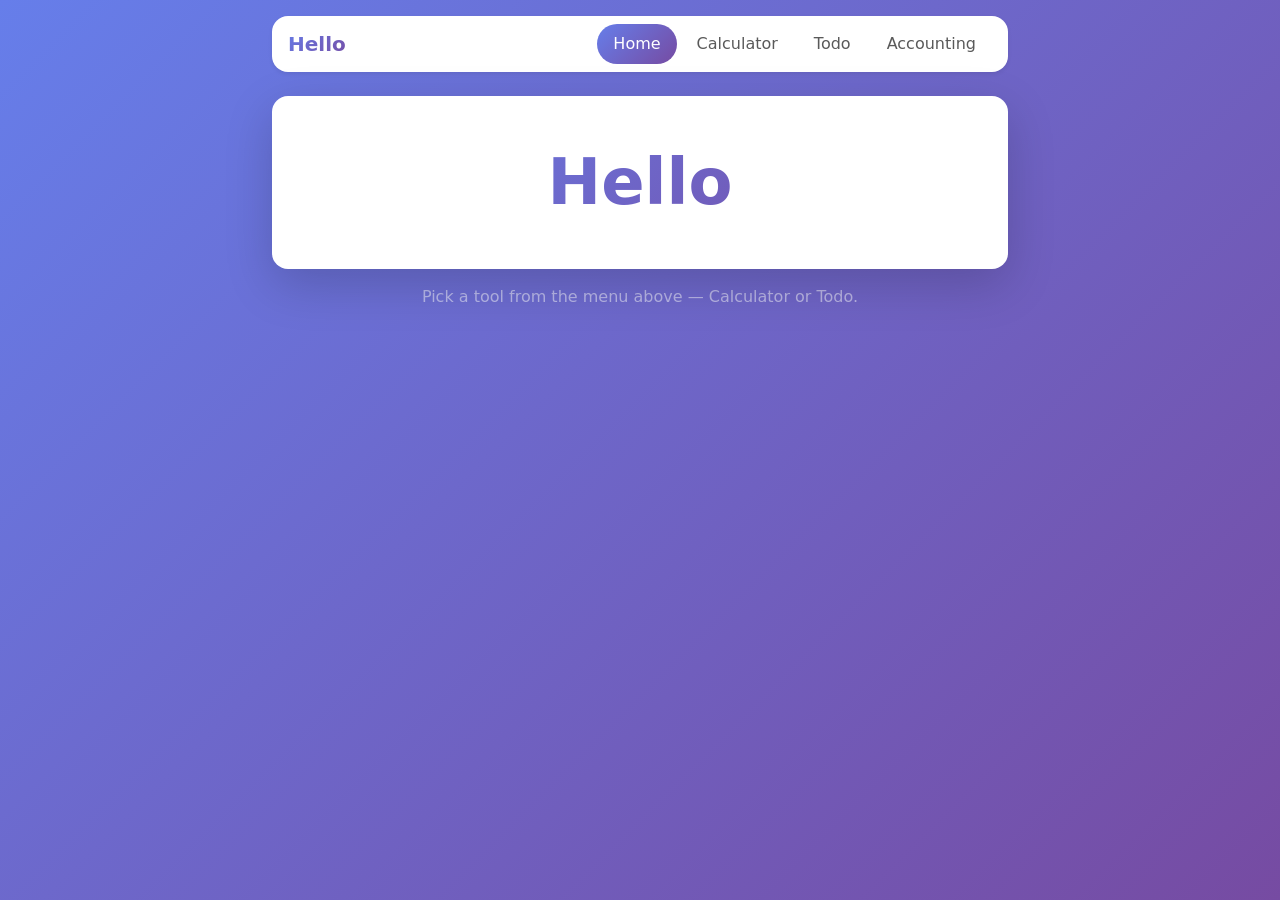
<file: index.html>
<!DOCTYPE html>
<html lang="en">
<head>
  <meta charset="UTF-8" />
  <meta name="viewport" content="width=device-width, initial-scale=1.0, maximum-scale=1.0, user-scalable=no, viewport-fit=cover" />
  <title>Hello</title>
  <link rel="stylesheet" href="https://cdnjs.cloudflare.com/ajax/libs/bootstrap/5.3.3/css/bootstrap.min.css" />
  <link rel="stylesheet" href="style.css" />
</head>
<body class="d-flex flex-column align-items-center">
  <div class="container" style="max-width: 760px;">
    <nav class="navbar navbar-expand bg-white rounded-4 shadow-sm px-3 py-2 mt-3" aria-label="Main navigation">
      <div class="container-fluid p-0">
        <a class="navbar-brand fw-bold gradient-text" href="index.html">Hello</a>
        <ul class="navbar-nav ms-auto gap-1">
          <li class="nav-item">
            <a class="nav-link px-3 active" aria-current="page" href="index.html">Home</a>
          </li>
          <li class="nav-item">
            <a class="nav-link px-3" href="calculator.html">Calculator</a>
          </li>
          <li class="nav-item">
            <a class="nav-link px-3" href="todo.html">Todo</a>
          </li>
          <li class="nav-item">
            <a class="nav-link px-3" href="accounting.html">Accounting</a>
          </li>
        </ul>
      </div>
    </nav>

    <main class="text-center mt-4 mb-3">
      <div class="card shadow-lg border-0 rounded-4">
        <div class="card-body py-5">
          <h1 class="display-3 fw-bold gradient-text mb-0">Hello</h1>
        </div>
      </div>
      <p class="text-white-50 mt-3 mb-0">Pick a tool from the menu above — Calculator or Todo.</p>
    </main>
  </div>

  <script src="https://cdnjs.cloudflare.com/ajax/libs/bootstrap/5.3.3/js/bootstrap.bundle.min.js"></script>
</body>
</html>
</file>
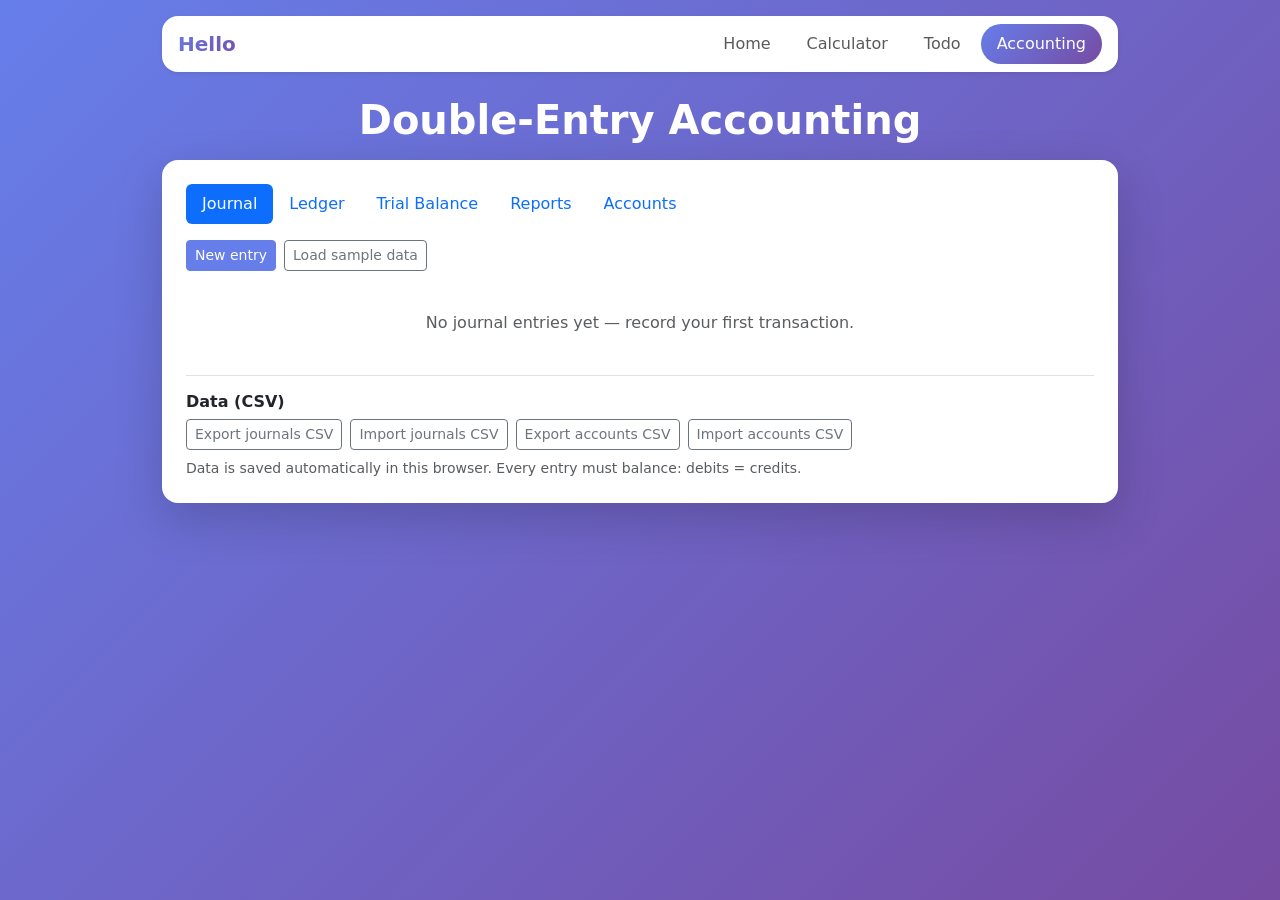
<file: accounting.html>
<!DOCTYPE html>
<html lang="en">
<head>
  <meta charset="UTF-8" />
  <meta name="viewport" content="width=device-width, initial-scale=1.0, maximum-scale=1.0, user-scalable=no, viewport-fit=cover" />
  <title>Hello — Accounting</title>
  <link rel="stylesheet" href="https://cdnjs.cloudflare.com/ajax/libs/bootstrap/5.3.3/css/bootstrap.min.css" />
  <link rel="stylesheet" href="style.css" />
  <style>
    .tb-debit, .tb-credit, .tb-amount, .tb-balance {
      text-align: right;
      font-variant-numeric: tabular-nums;
    }
    .tb-total-row td {
      font-weight: 500;
    }
  </style>
</head>
<body class="d-flex flex-column align-items-center">
  <div class="container" style="max-width: 980px;">
    <nav class="navbar navbar-expand bg-white rounded-4 shadow-sm px-3 py-2 mt-3" aria-label="Main navigation">
      <div class="container-fluid p-0">
        <a class="navbar-brand fw-bold gradient-text" href="index.html">Hello</a>
        <ul class="navbar-nav ms-auto gap-1">
          <li class="nav-item">
            <a class="nav-link px-3" href="index.html">Home</a>
          </li>
          <li class="nav-item">
            <a class="nav-link px-3" href="calculator.html">Calculator</a>
          </li>
          <li class="nav-item">
            <a class="nav-link px-3" href="todo.html">Todo</a>
          </li>
          <li class="nav-item">
            <a class="nav-link px-3 active" aria-current="page" href="accounting.html">Accounting</a>
          </li>
        </ul>
      </div>
    </nav>

    <main class="mt-4 mb-3">
      <h1 class="text-white fw-bold text-center mb-3">Double-Entry Accounting</h1>

      <div class="card shadow-lg border-0 rounded-4">
        <div class="card-body p-4">
          <ul class="nav nav-pills mb-3 flex-wrap" id="main-tabs" role="tablist">
            <li class="nav-item" role="presentation">
              <button class="nav-link active" id="tab-journal" data-bs-toggle="pill" data-bs-target="#pane-journal" type="button" role="tab">Journal</button>
            </li>
            <li class="nav-item" role="presentation">
              <button class="nav-link" id="tab-ledger" data-bs-toggle="pill" data-bs-target="#pane-ledger" type="button" role="tab">Ledger</button>
            </li>
            <li class="nav-item" role="presentation">
              <button class="nav-link" id="tab-trial" data-bs-toggle="pill" data-bs-target="#pane-trial" type="button" role="tab">Trial Balance</button>
            </li>
            <li class="nav-item" role="presentation">
              <button class="nav-link" id="tab-reports" data-bs-toggle="pill" data-bs-target="#pane-reports" type="button" role="tab">Reports</button>
            </li>
            <li class="nav-item" role="presentation">
              <button class="nav-link" id="tab-accounts" data-bs-toggle="pill" data-bs-target="#pane-accounts" type="button" role="tab">Accounts</button>
            </li>
          </ul>

          <div class="tab-content">
            <!-- Journal -->
            <div class="tab-pane fade show active" id="pane-journal" role="tabpanel">
              <div class="d-flex flex-wrap gap-2 mb-3">
                <button class="btn btn-primary btn-sm" id="new-entry-btn">New entry</button>
                <button class="btn btn-outline-secondary btn-sm" id="sample-btn">Load sample data</button>
              </div>
              <div id="entry-list"></div>

              <div class="border-top pt-3 mt-3">
                <h6 class="fw-semibold mb-2">Data (CSV)</h6>
                <div class="d-flex flex-wrap gap-2">
                  <button class="btn btn-outline-secondary btn-sm" id="export-journals-btn">Export journals CSV</button>
                  <label class="btn btn-outline-secondary btn-sm mb-0" for="file-journals">Import journals CSV</label>
                  <input type="file" id="file-journals" accept=".csv,text/csv" hidden />
                  <button class="btn btn-outline-secondary btn-sm" id="export-accounts-btn">Export accounts CSV</button>
                  <label class="btn btn-outline-secondary btn-sm mb-0" for="file-accounts">Import accounts CSV</label>
                  <input type="file" id="file-accounts" accept=".csv,text/csv" hidden />
                </div>
                <p class="text-muted small mt-2 mb-0" id="acct-status">Data is saved automatically in this browser. Every entry must balance: debits = credits.</p>
              </div>
            </div>

            <!-- Ledger -->
            <div class="tab-pane fade" id="pane-ledger" role="tabpanel">
              <div class="row g-2 mb-3">
                <div class="col-sm-6 col-lg-4">
                  <select class="form-select form-select-sm" id="ledger-account"></select>
                </div>
                <div class="col-sm-6 col-lg-8 d-flex align-items-center">
                  <span class="small text-muted">Running balance shown with normal-balance sign.</span>
                </div>
              </div>
              <div class="table-responsive">
                <table class="table table-sm table-striped align-middle">
                  <thead>
                    <tr><th>Date</th><th>Entry</th><th>Description</th><th class="tb-debit">Debit</th><th class="tb-credit">Credit</th><th class="tb-balance">Balance</th></tr>
                  </thead>
                  <tbody id="ledger-body"></tbody>
                  <tfoot id="ledger-foot"></tfoot>
                </table>
              </div>
            </div>

            <!-- Trial Balance -->
            <div class="tab-pane fade" id="pane-trial" role="tabpanel">
              <div id="trial-check" class="mb-2"></div>
              <div class="table-responsive">
                <table class="table table-sm table-striped align-middle">
                  <thead>
                    <tr><th>Code</th><th>Account</th><th>Type</th><th class="tb-debit">Debit</th><th class="tb-credit">Credit</th></tr>
                  </thead>
                  <tbody id="trial-body"></tbody>
                  <tfoot id="trial-foot"></tfoot>
                </table>
              </div>
            </div>

            <!-- Reports -->
            <div class="tab-pane fade" id="pane-reports" role="tabpanel">
              <div class="row g-3">
                <div class="col-lg-6">
                  <div class="border rounded-3 p-3 h-100">
                    <h6 class="fw-semibold mb-3">Income Statement</h6>
                    <div id="income-statement"></div>
                  </div>
                </div>
                <div class="col-lg-6">
                  <div class="border rounded-3 p-3 h-100">
                    <h6 class="fw-semibold mb-3">Balance Sheet</h6>
                    <div id="balance-sheet"></div>
                  </div>
                </div>
              </div>
            </div>

            <!-- Accounts -->
            <div class="tab-pane fade" id="pane-accounts" role="tabpanel">
              <form class="row g-2 mb-3" id="account-form">
                <div class="col-4 col-md-2">
                  <input type="text" class="form-control form-control-sm" id="acc-code" placeholder="Code" maxlength="10" />
                </div>
                <div class="col-8 col-md-4">
                  <input type="text" class="form-control form-control-sm" id="acc-name" placeholder="Account name" maxlength="60" />
                </div>
                <div class="col-6 col-md-3">
                  <select class="form-select form-select-sm" id="acc-type">
                    <option value="asset">Asset</option>
                    <option value="liability">Liability</option>
                    <option value="equity">Equity</option>
                    <option value="income">Income</option>
                    <option value="expense">Expense</option>
                  </select>
                </div>
                <div class="col-6 col-md-3 d-grid">
                  <button class="btn btn-primary btn-sm" type="submit">Add account</button>
                </div>
              </form>
              <div class="table-responsive">
                <table class="table table-sm align-middle">
                  <thead><tr><th>Code</th><th>Name</th><th>Type</th><th></th></tr></thead>
                  <tbody id="accounts-body"></tbody>
                </table>
              </div>
            </div>
          </div>
        </div>
      </div>
    </main>
  </div>

  <!-- Entry modal -->
  <div class="modal fade" id="entry-modal" tabindex="-1" aria-labelledby="entry-modal-title" aria-hidden="true">
    <div class="modal-dialog modal-lg">
      <div class="modal-content">
        <div class="modal-header">
          <h5 class="modal-title" id="entry-modal-title">New journal entry</h5>
          <button type="button" class="btn-close" data-bs-dismiss="modal" aria-label="Close"></button>
        </div>
        <div class="modal-body">
          <div class="row g-2 mb-3">
            <div class="col-5 col-md-3">
              <label class="form-label small mb-1" for="entry-date">Date</label>
              <input type="date" class="form-control form-control-sm" id="entry-date" />
            </div>
            <div class="col-7 col-md-9">
              <label class="form-label small mb-1" for="entry-desc">Description</label>
              <input type="text" class="form-control form-control-sm" id="entry-desc" maxlength="200" placeholder="What happened?" />
            </div>
          </div>
          <div class="table-responsive">
            <table class="table table-sm align-middle">
              <thead>
                <tr><th style="width:45%">Account</th><th style="width:20%">Debit</th><th style="width:20%">Credit</th><th style="width:15%"></th></tr>
              </thead>
              <tbody id="entry-lines"></tbody>
            </table>
          </div>
          <div class="d-flex justify-content-between align-items-center">
            <button type="button" class="btn btn-sm btn-outline-secondary" id="add-line-btn">Add line</button>
            <span id="balance-indicator" class="small"></span>
          </div>
        </div>
        <div class="modal-footer">
          <button type="button" class="btn btn-outline-secondary" data-bs-dismiss="modal">Cancel</button>
          <button type="button" class="btn btn-primary" id="save-entry-btn">Save entry</button>
        </div>
      </div>
    </div>
  </div>

  <script src="https://cdnjs.cloudflare.com/ajax/libs/bootstrap/5.3.3/js/bootstrap.bundle.min.js"></script>
  <script>
    const ACCOUNTS_KEY = 'hello.accounts';
    const ENTRIES_KEY = 'hello.entries';

    const DEFAULT_ACCOUNTS = [
      { id: 'acc-1000', code: '1000', name: 'Cash', type: 'asset' },
      { id: 'acc-1100', code: '1100', name: 'Accounts Receivable', type: 'asset' },
      { id: 'acc-1200', code: '1200', name: 'Inventory', type: 'asset' },
      { id: 'acc-1300', code: '1300', name: 'Fixed Assets', type: 'asset' },
      { id: 'acc-2000', code: '2000', name: 'Accounts Payable', type: 'liability' },
      { id: 'acc-2100', code: '2100', name: 'Loans Payable', type: 'liability' },
      { id: 'acc-3000', code: '3000', name: "Owner's Capital", type: 'equity' },
      { id: 'acc-3100', code: '3100', name: 'Retained Earnings', type: 'equity' },
      { id: 'acc-4000', code: '4000', name: 'Sales Revenue', type: 'income' },
      { id: 'acc-4100', code: '4100', name: 'Service Revenue', type: 'income' },
      { id: 'acc-5000', code: '5000', name: 'Cost of Goods Sold', type: 'expense' },
      { id: 'acc-5100', code: '5100', name: 'Rent Expense', type: 'expense' },
      { id: 'acc-5200', code: '5200', name: 'Salaries Expense', type: 'expense' },
      { id: 'acc-5300', code: '5300', name: 'Utilities Expense', type: 'expense' },
      { id: 'acc-5400', code: '5400', name: 'Other Expenses', type: 'expense' },
    ];

    let accounts = [];
    let entries = [];
    let editingId = null;

    // ---------- small helpers ----------

    function generateId() {
      return Date.now().toString(36) + Math.random().toString(36).slice(2, 8);
    }

    function money(n) {
      return Math.round((n + Number.EPSILON) * 100) / 100;
    }

    function fmtMoney(n) {
      const v = money(n);
      const neg = v < 0;
      const s = Math.abs(v).toLocaleString('en-US', { minimumFractionDigits: 2, maximumFractionDigits: 2 });
      return (neg ? '-' : '') + s;
    }

    function todayStr() {
      const d = new Date();
      return d.getFullYear() + '-' + String(d.getMonth() + 1).padStart(2, '0') + '-' + String(d.getDate()).padStart(2, '0');
    }

    function csvEscape(s) {
      s = String(s);
      return /[",\n]/.test(s) ? '"' + s.replace(/"/g, '""') + '"' : s;
    }

    function parseCSV(text) {
      const rows = [];
      let row = [];
      let field = '';
      let inQuotes = false;
      for (let i = 0; i < text.length; i++) {
        const c = text[i];
        if (inQuotes) {
          if (c === '"') {
            if (text[i + 1] === '"') { field += '"'; i++; } else inQuotes = false;
          } else field += c;
        } else if (c === '"') {
          inQuotes = true;
        } else if (c === ',') {
          row.push(field);
          field = '';
        } else if (c === '\n' || c === '\r') {
          if (c === '\r' && text[i + 1] === '\n') i++;
          row.push(field);
          field = '';
          if (row.some((f) => f !== '')) rows.push(row);
          row = [];
        } else {
          field += c;
        }
      }
      if (field !== '' || row.length > 0) {
        row.push(field);
        if (row.some((f) => f !== '')) rows.push(row);
      }
      return rows;
    }

    function accById(id) {
      return accounts.find((a) => a.id === id);
    }

    function accByCode(code) {
      return accounts.find((a) => a.code === String(code));
    }

    function sortedEntries() {
      return [...entries].sort((a, b) => a.date.localeCompare(b.date) || a.num.localeCompare(b.num));
    }

    function nextEntryNumber(list) {
      let max = 0;
      for (const e of list) {
        const m = /^JE-(\d+)$/.exec(e.num);
        if (m) max = Math.max(max, parseInt(m[1], 10));
      }
      return 'JE-' + String(max + 1).padStart(4, '0');
    }

    // ---------- validation & core computations ----------

    function validateEntry(lines) {
      if (lines.length < 2) return 'An entry needs at least two lines (a debit and a credit).';
      let sumD = 0;
      let sumC = 0;
      let incomplete = false;
      for (const ln of lines) {
        const d = parseFloat(ln.debit) || 0;
        const c = parseFloat(ln.credit) || 0;
        if (!ln.accountId) incomplete = true;
        if (d < 0 || c < 0) return 'Amounts cannot be negative.';
        if (d > 0 && c > 0) return 'A line cannot be both debit and credit.';
        if (d === 0 && c === 0) incomplete = true;
        sumD = money(sumD + d);
        sumC = money(sumC + c);
      }
      if (incomplete) return 'Every line needs an account and an amount.';
      if (Math.abs(sumD - sumC) > 0.01) {
        return 'Entry does not balance: debits ' + fmtMoney(sumD) + ' vs credits ' + fmtMoney(sumC) + '.';
      }
      return null;
    }

    function accountTotals(entryList) {
      const totals = {};
      for (const a of accounts) totals[a.id] = { debit: 0, credit: 0 };
      for (const e of entryList) {
        for (const ln of e.lines) {
          const t = totals[ln.accountId];
          if (!t) continue;
          t.debit = money(t.debit + (ln.debit || 0));
          t.credit = money(t.credit + (ln.credit || 0));
        }
      }
      return totals;
    }

    function normalDebit(acc) {
      return acc.type === 'asset' || acc.type === 'expense';
    }

    function computeLedger(entryList, accountId) {
      const acc = accById(accountId);
      const normalD = acc ? normalDebit(acc) : true;
      let bal = 0;
      const lines = [];
      const sorted = [...entryList].sort((a, b) => a.date.localeCompare(b.date) || a.num.localeCompare(b.num));
      for (const e of sorted) {
        const ln = e.lines.find((l) => l.accountId === accountId);
        if (!ln) continue;
        const d = money(ln.debit || 0);
        const c = money(ln.credit || 0);
        bal = money(bal + (normalD ? d - c : c - d));
        lines.push({ date: e.date, num: e.num, desc: e.desc, debit: d || '', credit: c || '', balance: bal });
      }
      return { lines, balance: bal };
    }

    function trialBalance(entryList) {
      const totals = accountTotals(entryList);
      const rows = accounts.map((a) => {
        const t = totals[a.id];
        const net = money(t.debit - t.credit);
        return { account: a, debit: net > 0 ? net : 0, credit: net < 0 ? -net : 0, balance: net };
      }).filter((r) => r.debit !== 0 || r.credit !== 0);
      const totalDebit = money(rows.reduce((s, r) => s + r.debit, 0));
      const totalCredit = money(rows.reduce((s, r) => s + r.credit, 0));
      return { rows, totalDebit, totalCredit, balanced: Math.abs(totalDebit - totalCredit) < 0.01 };
    }

    function incomeStatement(entryList) {
      const totals = accountTotals(entryList);
      const revenue = accounts.filter((a) => a.type === 'income').map((a) => {
        const t = totals[a.id];
        return { account: a, amount: -money(t.debit - t.credit) };
      }).filter((r) => r.amount !== 0);
      const expenses = accounts.filter((a) => a.type === 'expense').map((a) => {
        const t = totals[a.id];
        return { account: a, amount: money(t.debit - t.credit) };
      }).filter((r) => r.amount !== 0);
      const totalRevenue = money(revenue.reduce((s, r) => s + r.amount, 0));
      const totalExpenses = money(expenses.reduce((s, r) => s + r.amount, 0));
      return { revenue, expenses, totalRevenue, totalExpenses, netIncome: money(totalRevenue - totalExpenses) };
    }

    function balanceSheet(entryList) {
      const totals = accountTotals(entryList);
      const assets = accounts.filter((a) => a.type === 'asset').map((a) => {
        const t = totals[a.id];
        return { account: a, amount: money(t.debit - t.credit) };
      }).filter((r) => r.amount !== 0);
      const liabilities = accounts.filter((a) => a.type === 'liability').map((a) => {
        const t = totals[a.id];
        return { account: a, amount: -money(t.debit - t.credit) };
      }).filter((r) => r.amount !== 0);
      const equityAcc = accounts.filter((a) => a.type === 'equity').map((a) => {
        const t = totals[a.id];
        return { account: a, amount: -money(t.debit - t.credit) };
      }).filter((r) => r.amount !== 0);
      const totalAssets = money(assets.reduce((s, r) => s + r.amount, 0));
      const totalLiab = money(liabilities.reduce((s, r) => s + r.amount, 0));
      const totalEquityAcc = money(equityAcc.reduce((s, r) => s + r.amount, 0));
      const ni = incomeStatement(entryList);
      const totalEquity = money(totalEquityAcc + ni.netIncome);
      const totalLiabEq = money(totalLiab + totalEquity);
      return {
        assets, liabilities, equityAcc, netIncome: ni.netIncome,
        totalAssets, totalLiab, totalEquityAcc, totalEquity, totalLiabEq,
        balanced: Math.abs(totalAssets - totalLiabEq) < 0.01,
      };
    }

    // ---------- persistence ----------

    function load() {
      try {
        const rawA = localStorage.getItem(ACCOUNTS_KEY);
        accounts = rawA ? JSON.parse(rawA) : null;
        if (!Array.isArray(accounts) || accounts.length === 0) accounts = JSON.parse(JSON.stringify(DEFAULT_ACCOUNTS));
      } catch (e) {
        accounts = JSON.parse(JSON.stringify(DEFAULT_ACCOUNTS));
      }
      try {
        const rawE = localStorage.getItem(ENTRIES_KEY);
        entries = rawE ? JSON.parse(rawE) : [];
        if (!Array.isArray(entries)) entries = [];
      } catch (e) {
        entries = [];
      }
    }

    function persist() {
      try {
        localStorage.setItem(ACCOUNTS_KEY, JSON.stringify(accounts));
        localStorage.setItem(ENTRIES_KEY, JSON.stringify(entries));
      } catch (e) {
        /* storage unavailable */
      }
    }

    function save() {
      persist();
      renderAll();
    }

    function setStatus(msg) {
      document.getElementById('acct-status').textContent = msg;
    }

    // ---------- CSV ----------

    function toEntriesCSV(entryList) {
      const lines = ['num,date,desc,account_code,debit,credit'];
      for (const e of entryList) {
        for (const ln of e.lines) {
          const a = accById(ln.accountId);
          lines.push([csvEscape(e.num), csvEscape(e.date), csvEscape(e.desc), csvEscape(a ? a.code : ''), csvEscape(ln.debit || 0), csvEscape(ln.credit || 0)].join(','));
        }
      }
      return lines.join('\n');
    }

    function parseEntriesCSV(text) {
      const rows = parseCSV(text);
      const first = rows[0] || [];
      const hasHeader = /num/i.test(String(first[0] || '')) && /date/i.test(String(first[1] || ''));
      const start = hasHeader ? 1 : 0;
      const groups = [];
      const byKey = {};
      for (let i = start; i < rows.length; i++) {
        const r = rows[i];
        if (r.length < 4) continue;
        const num = String(r[0] || '').trim() || null;
        const date = String(r[1] || '').trim();
        const desc = String(r[2] || '').trim();
        const code = String(r[3] || '').trim();
        const debit = parseFloat(r[4]) || 0;
        const credit = parseFloat(r[5]) || 0;
        const key = num || 'row' + i;
        let g = byKey[key];
        if (!g) {
          g = { num: num, date: date, desc: desc, lines: [] };
          byKey[key] = g;
          groups.push(g);
        }
        const acc = accByCode(code);
        if (!acc) continue;
        g.lines.push({ accountId: acc.id, debit: debit, credit: credit });
      }
      const result = [];
      let skipped = 0;
      for (const g of groups) {
        if (g.lines.length < 2) { skipped++; continue; }
        const err = validateEntry(g.lines);
        if (err) { skipped++; continue; }
        const numOk = g.num && !result.some((e) => e.num === g.num);
        result.push({
          id: generateId(),
          num: numOk ? g.num : nextEntryNumber(result),
          date: /^\d{4}-\d{2}-\d{2}$/.test(g.date) ? g.date : todayStr(),
          desc: g.desc || 'Imported entry',
          lines: g.lines,
        });
      }
      return { entries: result, skipped: skipped };
    }

    function toAccountsCSV(accList) {
      const lines = ['code,name,type'];
      for (const a of accList) {
        lines.push([csvEscape(a.code), csvEscape(a.name), csvEscape(a.type)].join(','));
      }
      return lines.join('\n');
    }

    function parseAccountsCSV(text) {
      const rows = parseCSV(text);
      const first = rows[0] || [];
      const hasHeader = /code/i.test(String(first[0] || '')) && /name/i.test(String(first[1] || ''));
      const start = hasHeader ? 1 : 0;
      const added = [];
      const skipped = [];
      for (let i = start; i < rows.length; i++) {
        const r = rows[i];
        const code = String(r[0] || '').trim();
        const name = String(r[1] || '').trim();
        const type = String(r[2] || '').trim();
        const types = ['asset', 'liability', 'equity', 'income', 'expense'];
        if (!code || !name || !types.includes(type)) { skipped.push(code || '(blank)'); continue; }
        if (accByCode(code)) { skipped.push(code); continue; }
        accounts.push({ id: 'acc-' + code + '-' + generateId(), code: code, name: name, type: type });
        added.push(code);
      }
      return { added: added, skipped: skipped };
    }

    function download(name, content) {
      const blob = new Blob([content], { type: 'text/csv;charset=utf-8' });
      const a = document.createElement('a');
      a.href = URL.createObjectURL(blob);
      a.download = name;
      document.body.appendChild(a);
      a.click();
      a.remove();
      setTimeout(() => URL.revokeObjectURL(a.href), 1000);
    }

    // ---------- rendering ----------

    function td(content, cls) {
      const c = document.createElement('td');
      if (cls) c.className = cls;
      c.textContent = content;
      return c;
    }

    function renderEntries() {
      const listEl = document.getElementById('entry-list');
      const sorted = [...entries].sort((a, b) => b.date.localeCompare(a.date) || b.num.localeCompare(a.num));
      listEl.textContent = '';
      if (sorted.length === 0) {
        const p = document.createElement('p');
        p.className = 'text-muted text-center py-4 mb-0';
        p.textContent = 'No journal entries yet — record your first transaction.';
        listEl.appendChild(p);
        return;
      }
      for (const e of sorted) {
        const card = document.createElement('div');
        card.className = 'border rounded-3 p-3 mb-2';

        const head = document.createElement('div');
        head.className = 'd-flex flex-wrap align-items-center gap-2';

        const badge = document.createElement('span');
        badge.className = 'badge bg-secondary text-white';
        badge.textContent = e.num;

        const dateSpan = document.createElement('span');
        dateSpan.className = 'small text-muted';
        dateSpan.textContent = e.date;

        const descSpan = document.createElement('span');
        descSpan.className = 'fw-medium flex-grow-1';
        descSpan.textContent = e.desc;

        const editBtn = document.createElement('button');
        editBtn.className = 'btn btn-outline-secondary btn-sm flex-shrink-0';
        editBtn.textContent = 'Edit';
        editBtn.addEventListener('click', () => openEntryModal(e.id));

        const delBtn = document.createElement('button');
        delBtn.className = 'btn btn-outline-danger btn-sm flex-shrink-0';
        delBtn.textContent = 'Delete';
        delBtn.addEventListener('click', () => deleteEntry(e.id));

        head.appendChild(badge);
        head.appendChild(dateSpan);
        head.appendChild(descSpan);
        head.appendChild(editBtn);
        head.appendChild(delBtn);

        const tbl = document.createElement('table');
        tbl.className = 'table table-sm table-striped mb-0 mt-2';
        const tbody = document.createElement('tbody');
        for (const ln of e.lines) {
          const a = accById(ln.accountId);
          if (!a) continue;
          const tr = document.createElement('tr');
          tr.appendChild(td(a.code));
          tr.appendChild(td(a.name));
          tr.appendChild(td(ln.debit ? fmtMoney(ln.debit) : '', 'tb-debit'));
          tr.appendChild(td(ln.credit ? fmtMoney(ln.credit) : '', 'tb-credit'));
          tbody.appendChild(tr);
        }
        tbl.appendChild(tbody);

        card.appendChild(head);
        card.appendChild(tbl);
        listEl.appendChild(card);
      }
    }

    function renderLedger() {
      const sel = document.getElementById('ledger-account');
      const selected = sel.value || (accounts[0] ? accounts[0].id : '');
      sel.textContent = '';
      for (const a of [...accounts].sort((x, y) => x.code.localeCompare(y.code))) {
        const opt = document.createElement('option');
        opt.value = a.id;
        opt.textContent = a.code + ' — ' + a.name;
        if (a.id === selected) opt.selected = true;
        sel.appendChild(opt);
      }
      const body = document.getElementById('ledger-body');
      const foot = document.getElementById('ledger-foot');
      body.textContent = '';
      foot.textContent = '';
      const res = computeLedger(entries, selected);
      if (res.lines.length === 0) {
        const tr = document.createElement('tr');
        const c = document.createElement('td');
        c.colSpan = 6;
        c.className = 'text-center text-muted py-3';
        c.textContent = 'No postings for this account.';
        tr.appendChild(c);
        body.appendChild(tr);
      } else {
        for (const l of res.lines) {
          const tr = document.createElement('tr');
          tr.appendChild(td(l.date));
          tr.appendChild(td(l.num));
          tr.appendChild(td(l.desc));
          tr.appendChild(td(l.debit === '' ? '' : fmtMoney(l.debit), 'tb-debit'));
          tr.appendChild(td(l.credit === '' ? '' : fmtMoney(l.credit), 'tb-credit'));
          tr.appendChild(td(fmtMoney(l.balance), 'tb-balance'));
          body.appendChild(tr);
        }
      }
      const tr = document.createElement('tr');
      tr.className = 'tb-total-row';
      const c1 = document.createElement('td');
      c1.colSpan = 5;
      c1.textContent = 'Closing balance';
      tr.appendChild(c1);
      tr.appendChild(td(fmtMoney(res.balance), 'tb-balance'));
      foot.appendChild(tr);
    }

    function renderTrial() {
      const body = document.getElementById('trial-body');
      const foot = document.getElementById('trial-foot');
      const check = document.getElementById('trial-check');
      body.textContent = '';
      foot.textContent = '';
      const tb = trialBalance(entries);
      check.textContent = '';
      const badge = document.createElement('span');
      badge.className = 'badge ' + (tb.balanced ? 'bg-success' : 'bg-danger');
      badge.textContent = tb.balanced ? 'Balanced — debits equal credits' : 'Out of balance';
      check.appendChild(badge);
      if (tb.rows.length === 0) {
        const tr = document.createElement('tr');
        const c = document.createElement('td');
        c.colSpan = 5;
        c.className = 'text-center text-muted py-3';
        c.textContent = 'No activity yet.';
        tr.appendChild(c);
        body.appendChild(tr);
      }
      for (const r of tb.rows) {
        const tr = document.createElement('tr');
        tr.appendChild(td(r.account.code));
        tr.appendChild(td(r.account.name));
        tr.appendChild(td(r.account.type));
        tr.appendChild(td(r.debit ? fmtMoney(r.debit) : '', 'tb-debit'));
        tr.appendChild(td(r.credit ? fmtMoney(r.credit) : '', 'tb-credit'));
        body.appendChild(tr);
      }
      const tr = document.createElement('tr');
      tr.className = 'tb-total-row';
      tr.appendChild(td(''));
      tr.appendChild(td('Total'));
      tr.appendChild(td(''));
      tr.appendChild(td(fmtMoney(tb.totalDebit), 'tb-debit'));
      tr.appendChild(td(fmtMoney(tb.totalCredit), 'tb-credit'));
      foot.appendChild(tr);
    }

    function statementTable(rows, totalLabel, totalValue, lossLabel) {
      const tbl = document.createElement('table');
      tbl.className = 'table table-sm mb-0';
      const tbody = document.createElement('tbody');
      for (const r of rows) {
        const tr = document.createElement('tr');
        tr.appendChild(td(r.account.name));
        tr.appendChild(td(fmtMoney(r.amount), 'tb-amount'));
        tbody.appendChild(tr);
      }
      if (rows.length === 0) {
        const tr = document.createElement('tr');
        const c = document.createElement('td');
        c.colSpan = 2;
        c.className = 'text-muted';
        c.textContent = 'No activity.';
        tr.appendChild(c);
        tbody.appendChild(tr);
      }
      const tr = document.createElement('tr');
      tr.className = 'tb-total-row';
      tr.appendChild(td(totalLabel));
      tr.appendChild(td(fmtMoney(totalValue), 'tb-amount'));
      tbody.appendChild(tr);
      tbl.appendChild(tbody);
      return tbl;
    }

    function renderReports() {
      const is = incomeStatement(entries);
      const bs = balanceSheet(entries);

      const isEl = document.getElementById('income-statement');
      isEl.textContent = '';
      const rev = statementTable(is.revenue, 'Total revenue', is.totalRevenue);
      const exp = statementTable(is.expenses, 'Total expenses', is.totalExpenses);
      const netRow = document.createElement('div');
      netRow.className = 'd-flex justify-content-between fw-semibold mt-2 pt-2 border-top ' + (is.netIncome < 0 ? 'text-danger' : 'text-success');
      const lbl = document.createElement('span');
      lbl.textContent = is.netIncome < 0 ? 'Net loss' : 'Net income';
      const val = document.createElement('span');
      val.textContent = fmtMoney(is.netIncome);
      netRow.appendChild(lbl);
      netRow.appendChild(val);
      isEl.appendChild(rev);
      isEl.appendChild(exp);
      isEl.appendChild(netRow);

      const bsEl = document.getElementById('balance-sheet');
      bsEl.textContent = '';
      const aTbl = statementTable(bs.assets, 'Total assets', bs.totalAssets);
      const lTbl = statementTable(bs.liabilities, 'Total liabilities', bs.totalLiab);
      const eRows = bs.equityAcc.map((r) => ({ account: r.account, amount: r.amount }));
      eRows.push({ account: { name: 'Current earnings' }, amount: bs.netIncome });
      const eTbl = statementTable(eRows, 'Total equity', bs.totalEquity);

      const h1 = document.createElement('h6');
      h1.className = 'small text-muted text-uppercase mb-1 mt-2';
      h1.textContent = 'Assets';
      const h2 = document.createElement('h6');
      h2.className = 'small text-muted text-uppercase mb-1 mt-3';
      h2.textContent = 'Liabilities';
      const h3 = document.createElement('h6');
      h3.className = 'small text-muted text-uppercase mb-1 mt-3';
      h3.textContent = 'Equity';
      const sum = document.createElement('div');
      sum.className = 'd-flex justify-content-between fw-semibold mt-2 pt-2 border-top';
      const s1 = document.createElement('span');
      s1.textContent = 'Total liabilities + equity';
      const s2 = document.createElement('span');
      s2.textContent = fmtMoney(bs.totalLiabEq);
      sum.appendChild(s1);
      sum.appendChild(s2);
      const badge = document.createElement('div');
      badge.className = 'mt-2';
      const b = document.createElement('span');
      b.className = 'badge ' + (bs.balanced ? 'bg-success' : 'bg-danger');
      b.textContent = bs.balanced ? 'Balanced' : 'Out of balance';
      badge.appendChild(b);

      bsEl.appendChild(h1);
      bsEl.appendChild(aTbl);
      bsEl.appendChild(h2);
      bsEl.appendChild(lTbl);
      bsEl.appendChild(h3);
      bsEl.appendChild(eTbl);
      bsEl.appendChild(sum);
      bsEl.appendChild(badge);
    }

    function renderAccounts() {
      const body = document.getElementById('accounts-body');
      body.textContent = '';
      for (const a of [...accounts].sort((x, y) => x.code.localeCompare(y.code))) {
        const tr = document.createElement('tr');
        tr.appendChild(td(a.code));
        tr.appendChild(td(a.name));
        tr.appendChild(td(a.type));
        const tdDel = document.createElement('td');
        tdDel.className = 'text-end';
        const used = entries.some((e) => e.lines.some((l) => l.accountId === a.id));
        const del = document.createElement('button');
        del.className = 'btn btn-outline-danger btn-sm';
        del.textContent = 'Delete';
        if (used) {
          del.disabled = true;
          del.title = 'Account has postings and cannot be deleted';
        }
        del.addEventListener('click', () => deleteAccount(a.id));
        tdDel.appendChild(del);
        tr.appendChild(tdDel);
        body.appendChild(tr);
      }
    }

    function renderAll() {
      renderEntries();
      renderLedger();
      renderTrial();
      renderReports();
      renderAccounts();
    }

    // ---------- entry modal ----------

    function addLineRow(accId, debit, credit) {
      const tbody = document.getElementById('entry-lines');
      const tr = document.createElement('tr');

      const tdAcc = document.createElement('td');
      const sel = document.createElement('select');
      sel.className = 'form-select form-select-sm';
      for (const a of [...accounts].sort((x, y) => x.code.localeCompare(y.code))) {
        const opt = document.createElement('option');
        opt.value = a.id;
        opt.textContent = a.code + ' — ' + a.name;
        if (a.id === accId) opt.selected = true;
        sel.appendChild(opt);
      }
      sel.addEventListener('change', updateBalance);
      tdAcc.appendChild(sel);

      const tdD = document.createElement('td');
      const inpD = document.createElement('input');
      inpD.type = 'number';
      inpD.className = 'form-control form-control-sm line-debit';
      inpD.min = '0';
      inpD.step = '0.01';
      inpD.placeholder = '0.00';
      if (debit) inpD.value = debit;
      inpD.addEventListener('input', updateBalance);
      tdD.appendChild(inpD);

      const tdC = document.createElement('td');
      const inpC = document.createElement('input');
      inpC.type = 'number';
      inpC.className = 'form-control form-control-sm line-credit';
      inpC.min = '0';
      inpC.step = '0.01';
      inpC.placeholder = '0.00';
      if (credit) inpC.value = credit;
      inpC.addEventListener('input', updateBalance);
      tdC.appendChild(inpC);

      const tdX = document.createElement('td');
      const rm = document.createElement('button');
      rm.className = 'btn btn-sm btn-outline-danger';
      rm.textContent = 'Remove';
      rm.addEventListener('click', () => {
        tr.remove();
        updateBalance();
      });
      tdX.appendChild(rm);

      tr.appendChild(tdAcc);
      tr.appendChild(tdD);
      tr.appendChild(tdC);
      tr.appendChild(tdX);
      tbody.appendChild(tr);
    }

    function collectLines() {
      const tbody = document.getElementById('entry-lines');
      const lines = [];
      for (const tr of tbody.children) {
        const sel = tr.querySelector('select');
        const d = tr.querySelector('.line-debit');
        const c = tr.querySelector('.line-credit');
        if (!sel || !d || !c) continue;
        lines.push({
          accountId: sel.value,
          debit: parseFloat(d.value) || 0,
          credit: parseFloat(c.value) || 0,
        });
      }
      return lines;
    }

    function updateBalance() {
      const lines = collectLines();
      let sumD = 0;
      let sumC = 0;
      for (const ln of lines) {
        sumD = money(sumD + ln.debit);
        sumC = money(sumC + ln.credit);
      }
      const ind = document.getElementById('balance-indicator');
      if (Math.abs(sumD - sumC) < 0.01 && (sumD > 0 || sumC > 0)) {
        ind.className = 'small text-success fw-medium';
        ind.textContent = 'Balanced: ' + fmtMoney(sumD);
      } else {
        ind.className = 'small text-danger';
        ind.textContent = 'Difference: ' + fmtMoney(money(sumD - sumC));
      }
    }

    function openEntryModal(entryId) {
      editingId = entryId || null;
      const tbody = document.getElementById('entry-lines');
      tbody.textContent = '';
      document.getElementById('entry-modal-title').textContent = editingId ? 'Edit journal entry' : 'New journal entry';
      document.getElementById('entry-date').value = todayStr();
      document.getElementById('entry-desc').value = '';
      if (editingId) {
        const e = entries.find((x) => x.id === editingId);
        if (e) {
          document.getElementById('entry-date').value = e.date;
          document.getElementById('entry-desc').value = e.desc;
          for (const ln of e.lines) addLineRow(ln.accountId, ln.debit, ln.credit);
        }
      } else {
        addLineRow(accounts[0] ? accounts[0].id : '', '', '');
        addLineRow(accounts[0] ? accounts[0].id : '', '', '');
      }
      updateBalance();
      if (typeof bootstrap !== 'undefined') {
        const modal = bootstrap.Modal.getOrCreateInstance(document.getElementById('entry-modal'));
        modal.show();
      }
    }

    function saveEntry() {
      const lines = collectLines();
      const err = validateEntry(lines);
      if (err) {
        const ind = document.getElementById('balance-indicator');
        ind.className = 'small text-danger';
        ind.textContent = err;
        return;
      }
      const date = document.getElementById('entry-date').value;
      const desc = document.getElementById('entry-desc').value.trim();
      if (!date) {
        setStatus('Please choose a date.');
        return;
      }
      if (editingId) {
        const idx = entries.findIndex((x) => x.id === editingId);
        if (idx >= 0) entries[idx] = Object.assign({}, entries[idx], { date: date, desc: desc || entries[idx].desc, lines: lines });
      } else {
        entries.push({ id: generateId(), num: nextEntryNumber(entries), date: date, desc: desc || 'Journal entry', lines: lines });
      }
      editingId = null;
      save();
      setStatus('Entry saved.');
      if (typeof bootstrap !== 'undefined') {
        bootstrap.Modal.getInstance(document.getElementById('entry-modal')).hide();
      }
    }

    function deleteEntry(id) {
      const e = entries.find((x) => x.id === id);
      if (!e) return;
      if (!confirm('Delete entry ' + e.num + ' (' + e.desc + ')?')) return;
      entries = entries.filter((x) => x.id !== id);
      save();
      setStatus('Entry ' + e.num + ' deleted.');
    }

    function loadSample() {
      const today = todayStr();
      const sample = [
        { date: today, desc: 'Owner invests cash in business', lines: [['1000', 10000, 0], ['3000', 0, 10000]] },
        { date: today, desc: 'Purchase inventory on credit', lines: [['1200', 5000, 0], ['2000', 0, 5000]] },
        { date: today, desc: 'Cash sale', lines: [['1000', 3000, 0], ['4000', 0, 3000]] },
        { date: today, desc: 'Pay monthly rent', lines: [['5100', 800, 0], ['1000', 0, 800]] },
        { date: today, desc: 'Partial payment to supplier', lines: [['2000', 2000, 0], ['1000', 0, 2000]] },
      ];
      let added = 0;
      for (const s of sample) {
        const lines = [];
        let ok = true;
        for (const l of s.lines) {
          const acc = accByCode(l[0]);
          if (!acc) { ok = false; break; }
          lines.push({ accountId: acc.id, debit: l[1], credit: l[2] });
        }
        if (!ok) continue;
        entries.push({ id: generateId(), num: nextEntryNumber(entries), date: s.date, desc: s.desc, lines: lines });
        added++;
      }
      if (added > 0) {
        save();
        setStatus('Loaded ' + added + ' sample transaction(s).');
      } else {
        setStatus('Could not load sample data — check your chart of accounts.');
      }
    }

    function deleteAccount(id) {
      const a = accById(id);
      if (!a) return;
      const used = entries.some((e) => e.lines.some((l) => l.accountId === id));
      if (used) {
        setStatus('Account ' + a.code + ' has postings and cannot be deleted.');
        return;
      }
      if (!confirm('Delete account ' + a.code + ' (' + a.name + ')?')) return;
      accounts = accounts.filter((x) => x.id !== id);
      save();
      setStatus('Account ' + a.code + ' deleted.');
    }

    // ---------- wiring ----------

    document.getElementById('new-entry-btn').addEventListener('click', () => openEntryModal(null));
    document.getElementById('add-line-btn').addEventListener('click', () => addLineRow('', '', ''));
    document.getElementById('save-entry-btn').addEventListener('click', saveEntry);
    document.getElementById('sample-btn').addEventListener('click', loadSample);
    document.getElementById('ledger-account').addEventListener('change', renderLedger);

    document.getElementById('account-form').addEventListener('submit', (e) => {
      e.preventDefault();
      const code = document.getElementById('acc-code').value.trim();
      const name = document.getElementById('acc-name').value.trim();
      const type = document.getElementById('acc-type').value;
      if (!code || !name) {
        setStatus('Account needs a code and a name.');
        return;
      }
      if (accByCode(code)) {
        setStatus('An account with code ' + code + ' already exists.');
        return;
      }
      accounts.push({ id: 'acc-' + code + '-' + generateId(), code: code, name: name, type: type });
      save();
      document.getElementById('acc-code').value = '';
      document.getElementById('acc-name').value = '';
      setStatus('Account ' + code + ' added.');
    });

    function importFile(file, kind) {
      const reader = new FileReader();
      reader.onload = () => {
        const text = String(reader.result || '');
        if (kind === 'journals') {
          const res = parseEntriesCSV(text);
          if (res.entries.length === 0) {
            setStatus('No valid entries found in that CSV.');
            return;
          }
          entries = entries.concat(res.entries);
          save();
          setStatus('Imported ' + res.entries.length + ' entr' + (res.entries.length === 1 ? 'y' : 'ies') + (res.skipped ? ', skipped ' + res.skipped : '') + ' from ' + file.name + '.');
        } else {
          const res = parseAccountsCSV(text);
          if (res.added.length === 0) {
            setStatus('No new accounts added from that CSV.');
            return;
          }
          save();
          setStatus('Added ' + res.added.length + ' account(s), skipped ' + res.skipped.length + ' from ' + file.name + '.');
        }
      };
      reader.readAsText(file);
    }

    document.getElementById('export-journals-btn').addEventListener('click', () => {
      download('journals.csv', toEntriesCSV(entries));
      setStatus('Exported ' + entries.length + ' entr' + (entries.length === 1 ? 'y' : 'ies') + ' to journals.csv.');
    });
    document.getElementById('export-accounts-btn').addEventListener('click', () => {
      download('accounts.csv', toAccountsCSV(accounts));
      setStatus('Exported ' + accounts.length + ' account(s) to accounts.csv.');
    });
    document.getElementById('file-journals').addEventListener('change', () => {
      if (document.getElementById('file-journals').files[0]) importFile(document.getElementById('file-journals').files[0], 'journals');
      document.getElementById('file-journals').value = '';
    });
    document.getElementById('file-accounts').addEventListener('change', () => {
      if (document.getElementById('file-accounts').files[0]) importFile(document.getElementById('file-accounts').files[0], 'accounts');
      document.getElementById('file-accounts').value = '';
    });

    load();
    renderAll();
  </script>
</body>
</html>
</file>
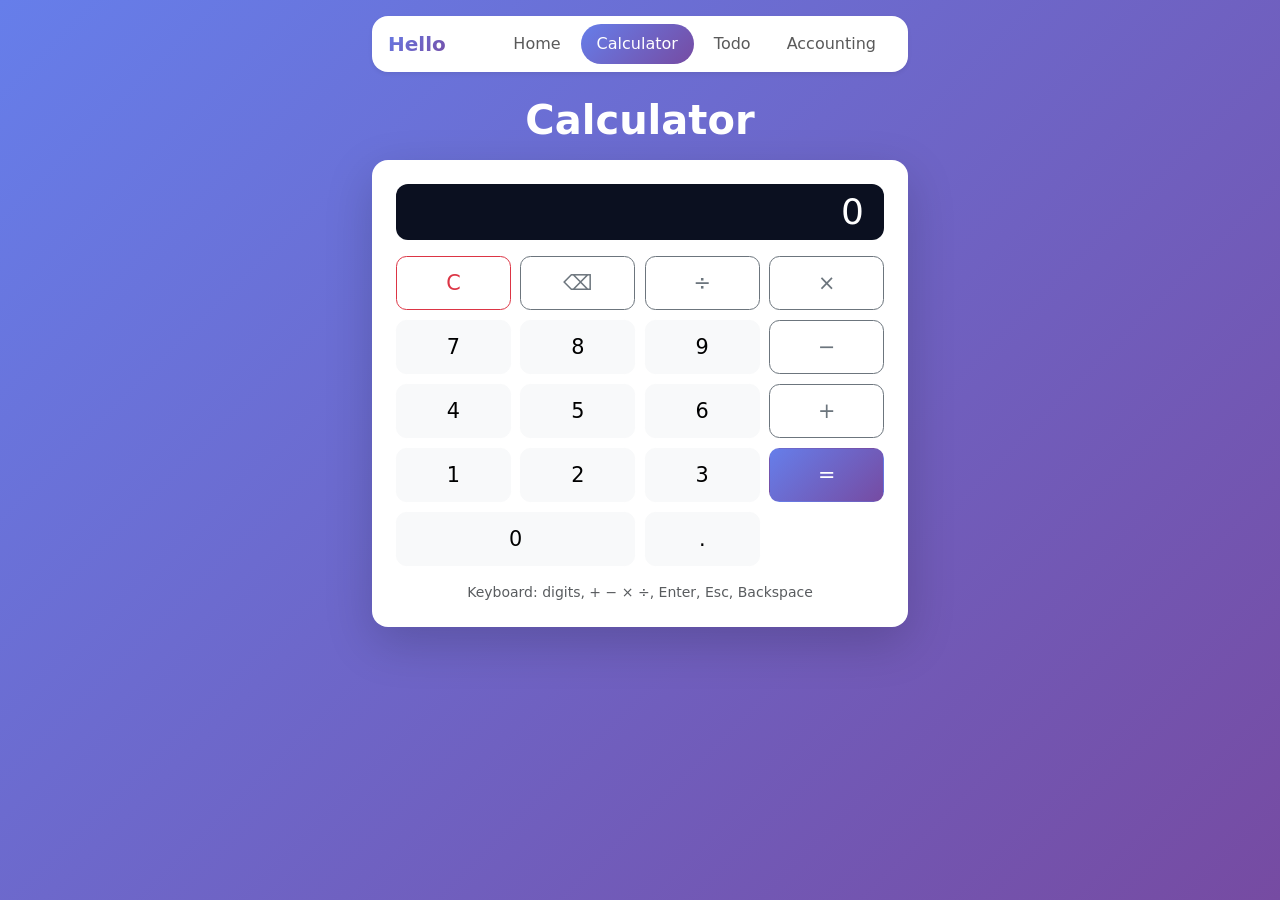
<file: calculator.html>
<!DOCTYPE html>
<html lang="en">
<head>
  <meta charset="UTF-8" />
  <meta name="viewport" content="width=device-width, initial-scale=1.0, maximum-scale=1.0, user-scalable=no, viewport-fit=cover" />
  <title>Hello — Calculator</title>
  <link rel="stylesheet" href="https://cdnjs.cloudflare.com/ajax/libs/bootstrap/5.3.3/css/bootstrap.min.css" />
  <link rel="stylesheet" href="style.css" />
</head>
<body class="d-flex flex-column align-items-center">
  <div class="container" style="max-width: 560px;">
    <nav class="navbar navbar-expand bg-white rounded-4 shadow-sm px-3 py-2 mt-3" aria-label="Main navigation">
      <div class="container-fluid p-0">
        <a class="navbar-brand fw-bold gradient-text" href="index.html">Hello</a>
        <ul class="navbar-nav ms-auto gap-1">
          <li class="nav-item">
            <a class="nav-link px-3" href="index.html">Home</a>
          </li>
          <li class="nav-item">
            <a class="nav-link px-3 active" aria-current="page" href="calculator.html">Calculator</a>
          </li>
          <li class="nav-item">
            <a class="nav-link px-3" href="todo.html">Todo</a>
          </li>
          <li class="nav-item">
            <a class="nav-link px-3" href="accounting.html">Accounting</a>
          </li>
        </ul>
      </div>
    </nav>

    <main class="mt-4 mb-3">
      <h1 class="text-white fw-bold text-center mb-3">Calculator</h1>
      <div class="card shadow-lg border-0 rounded-4">
        <div class="card-body p-4">
          <div class="calc-display mb-3" id="display" aria-live="polite">0</div>
          <div class="calc-grid">
            <button type="button" class="btn btn-outline-danger" data-key="C" aria-label="Clear">C</button>
            <button type="button" class="btn btn-outline-secondary" data-key="&#9003;" aria-label="Backspace">&#9003;</button>
            <button type="button" class="btn btn-outline-secondary" data-key="/">&#247;</button>
            <button type="button" class="btn btn-outline-secondary" data-key="*">&#215;</button>
            <button type="button" class="btn btn-light" data-key="7">7</button>
            <button type="button" class="btn btn-light" data-key="8">8</button>
            <button type="button" class="btn btn-light" data-key="9">9</button>
            <button type="button" class="btn btn-outline-secondary" data-key="-">&#8722;</button>
            <button type="button" class="btn btn-light" data-key="4">4</button>
            <button type="button" class="btn btn-light" data-key="5">5</button>
            <button type="button" class="btn btn-light" data-key="6">6</button>
            <button type="button" class="btn btn-outline-secondary" data-key="+">+</button>
            <button type="button" class="btn btn-light" data-key="1">1</button>
            <button type="button" class="btn btn-light" data-key="2">2</button>
            <button type="button" class="btn btn-light" data-key="3">3</button>
            <button type="button" class="btn btn-eq span-2-rows" data-key="=">=</button>
            <button type="button" class="btn btn-light span-2" data-key="0">0</button>
            <button type="button" class="btn btn-light" data-key=".">.</button>
          </div>
          <p class="text-muted small text-center mt-3 mb-0">
            Keyboard: digits, + &minus; &times; &divide;, Enter, Esc, Backspace
          </p>
        </div>
      </div>
    </main>
  </div>

  <script src="https://cdnjs.cloudflare.com/ajax/libs/bootstrap/5.3.3/js/bootstrap.bundle.min.js"></script>
  <script>
    const display = document.getElementById('display');

    let acc = null;
    let op = null;
    let entry = '';
    let fresh = false;
    let error = false;

    function fmt(x) {
      let s = String(parseFloat(x.toPrecision(12)));
      if (s.length > 14) s = x.toExponential(8);
      return s;
    }

    function compute(a, b, o) {
      switch (o) {
        case '+': return a + b;
        case '-': return a - b;
        case '*': return a * b;
        case '/': return b === 0 ? Infinity : a / b;
      }
    }

    function showError() {
      error = true;
      acc = null;
      op = null;
      entry = '';
      fresh = false;
      display.textContent = 'Error';
    }

    function handleClear() {
      error = false;
      acc = null;
      op = null;
      entry = '';
      fresh = false;
      display.textContent = '0';
    }

    function handleDigit(d) {
      if (error) handleClear();
      if (fresh) {
        entry = '';
        fresh = false;
      }
      if (entry.length >= 14) return;
      entry = entry === '0' ? d : entry + d;
      display.textContent = entry;
    }

    function handleDot() {
      if (error) handleClear();
      if (fresh) {
        entry = '';
        fresh = false;
      }
      if (entry.includes('.')) return;
      entry = entry === '' ? '0.' : entry + '.';
      display.textContent = entry;
    }

    function handleOp(o) {
      if (error) return;
      if (fresh && acc !== null && op !== null) {
        op = o;
        return;
      }
      if (entry !== '') {
        const val = parseFloat(entry);
        if (acc === null) {
          acc = val;
        } else if (op !== null) {
          const r = compute(acc, val, op);
          if (!isFinite(r)) return showError();
          acc = r;
        }
        op = o;
        entry = '';
        fresh = false;
        display.textContent = fmt(acc);
      } else if (acc !== null) {
        op = o;
      }
    }

    function handleEquals() {
      if (error) return;
      if (op !== null && entry !== '') {
        const r = compute(acc, parseFloat(entry), op);
        if (!isFinite(r)) return showError();
        entry = fmt(r);
        acc = null;
        op = null;
        fresh = true;
        display.textContent = entry;
      } else if (op !== null && acc !== null) {
        entry = fmt(acc);
        acc = null;
        op = null;
        fresh = true;
        display.textContent = entry;
      }
    }

    function handleBackspace() {
      if (error || fresh) return;
      entry = entry.slice(0, -1);
      display.textContent = entry === '' ? '0' : entry;
    }

    document.querySelectorAll('.calc-grid .btn').forEach((btn) => {
      btn.addEventListener('click', () => {
        const k = btn.dataset.key;
        if (/^[0-9]$/.test(k)) handleDigit(k);
        else if (k === '.') handleDot();
        else if (k === 'C') handleClear();
        else if (k === '\u232B') handleBackspace();
        else if (k === '=') handleEquals();
        else handleOp(k);
      });
    });

    window.addEventListener('keydown', (e) => {
      if (/^[0-9]$/.test(e.key)) handleDigit(e.key);
      else if (e.key === '.') handleDot();
      else if (['+', '-', '*', '/'].includes(e.key)) {
        e.preventDefault();
        handleOp(e.key);
      } else if (e.key === 'Enter' || e.key === '=') {
        e.preventDefault();
        handleEquals();
      } else if (e.key === 'Backspace') {
        handleBackspace();
      } else if (e.key === 'Escape' || e.key.toLowerCase() === 'c') {
        handleClear();
      }
    });
  </script>
</body>
</html>
</file>
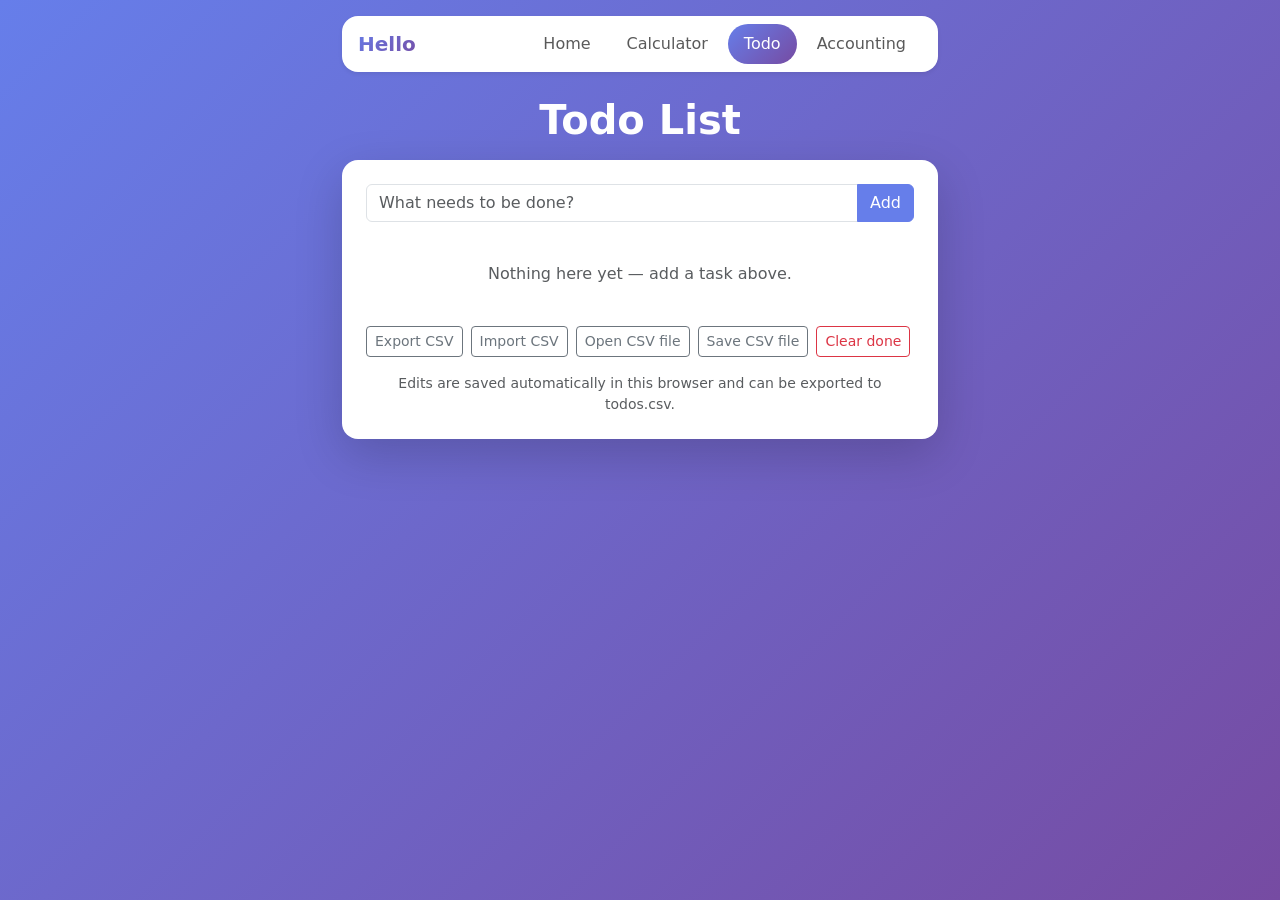
<file: todo.html>
<!DOCTYPE html>
<html lang="en">
<head>
  <meta charset="UTF-8" />
  <meta name="viewport" content="width=device-width, initial-scale=1.0, maximum-scale=1.0, user-scalable=no, viewport-fit=cover" />
  <title>Hello — Todo</title>
  <link rel="stylesheet" href="https://cdnjs.cloudflare.com/ajax/libs/bootstrap/5.3.3/css/bootstrap.min.css" />
  <link rel="stylesheet" href="style.css" />
</head>
<body class="d-flex flex-column align-items-center">
  <div class="container" style="max-width: 620px;">
    <nav class="navbar navbar-expand bg-white rounded-4 shadow-sm px-3 py-2 mt-3" aria-label="Main navigation">
      <div class="container-fluid p-0">
        <a class="navbar-brand fw-bold gradient-text" href="index.html">Hello</a>
        <ul class="navbar-nav ms-auto gap-1">
          <li class="nav-item">
            <a class="nav-link px-3" href="index.html">Home</a>
          </li>
          <li class="nav-item">
            <a class="nav-link px-3" href="calculator.html">Calculator</a>
          </li>
          <li class="nav-item">
            <a class="nav-link px-3 active" aria-current="page" href="todo.html">Todo</a>
          </li>
          <li class="nav-item">
            <a class="nav-link px-3" href="accounting.html">Accounting</a>
          </li>
        </ul>
      </div>
    </nav>

    <main class="mt-4 mb-3">
      <h1 class="text-white fw-bold text-center mb-3">Todo List</h1>
      <div class="card shadow-lg border-0 rounded-4">
        <div class="card-body p-4">
          <form id="todo-form" class="input-group mb-3">
            <input id="todo-input" class="form-control" type="text" placeholder="What needs to be done?" maxlength="200" autocomplete="off" />
            <button class="btn btn-primary" type="submit">Add</button>
          </form>

          <ul id="todo-list" class="list-group list-group-flush"></ul>

          <div class="d-flex flex-wrap gap-2 mt-3">
            <button class="btn btn-outline-secondary btn-sm" id="btn-export">Export CSV</button>
            <label class="btn btn-outline-secondary btn-sm mb-0" for="file-import">Import CSV</label>
            <input type="file" id="file-import" accept=".csv,text/csv" hidden />
            <button class="btn btn-outline-secondary btn-sm" id="btn-open" hidden>Open CSV file</button>
            <button class="btn btn-outline-secondary btn-sm" id="btn-save" hidden>Save CSV file</button>
            <button class="btn btn-outline-danger btn-sm" id="btn-clear-done">Clear done</button>
          </div>

          <p class="text-muted small text-center mt-3 mb-0" id="status">
            Edits are saved automatically in this browser and can be exported to todos.csv.
          </p>
        </div>
      </div>
    </main>
  </div>

  <script src="https://cdnjs.cloudflare.com/ajax/libs/bootstrap/5.3.3/js/bootstrap.bundle.min.js"></script>
  <script>
    const STORAGE_KEY = 'hello.todos';

    const listEl = document.getElementById('todo-list');
    const formEl = document.getElementById('todo-form');
    const inputEl = document.getElementById('todo-input');
    const statusEl = document.getElementById('status');
    const exportBtn = document.getElementById('btn-export');
    const fileInput = document.getElementById('file-import');
    const openBtn = document.getElementById('btn-open');
    const saveBtn = document.getElementById('btn-save');
    const clearDoneBtn = document.getElementById('btn-clear-done');

    let todos = [];
    let editingId = null;
    let boundFile = null;

    function generateId() {
      return Date.now().toString(36) + Math.random().toString(36).slice(2, 8);
    }

    function csvEscape(s) {
      s = String(s);
      return /[",\n]/.test(s) ? '"' + s.replace(/"/g, '""') + '"' : s;
    }

    function toCSV(items) {
      const lines = ['id,title,done,created_at'];
      for (const t of items) {
        lines.push(
          [csvEscape(t.id), csvEscape(t.title), csvEscape(t.done), csvEscape(t.created)].join(',')
        );
      }
      return lines.join('\n');
    }

    function parseCSV(text) {
      const rows = [];
      let row = [];
      let field = '';
      let inQuotes = false;
      for (let i = 0; i < text.length; i++) {
        const c = text[i];
        if (inQuotes) {
          if (c === '"') {
            if (text[i + 1] === '"') {
              field += '"';
              i++;
            } else {
              inQuotes = false;
            }
          } else {
            field += c;
          }
        } else if (c === '"') {
          inQuotes = true;
        } else if (c === ',') {
          row.push(field);
          field = '';
        } else if (c === '\n' || c === '\r') {
          if (c === '\r' && text[i + 1] === '\n') i++;
          row.push(field);
          field = '';
          if (row.some((f) => f !== '')) rows.push(row);
          row = [];
        } else {
          field += c;
        }
      }
      if (field !== '' || row.length > 0) {
        row.push(field);
        if (row.some((f) => f !== '')) rows.push(row);
      }
      return rows;
    }

    function rowsToTodos(rows) {
      const first = rows[0] || [];
      const hasHeader =
        first.length >= 2 && /^id$/i.test(String(first[0]).trim()) && /^title$/i.test(String(first[1]).trim());
      const start = hasHeader ? 1 : 0;
      const items = [];
      for (let i = start; i < rows.length; i++) {
        const r = rows[i];
        const title = String(r[1] || '').trim();
        if (!title) continue;
        items.push({
          id: r[0] ? String(r[0]) : generateId(),
          title: title,
          done: r[2] === 'true' || r[2] === '1',
          created: r[3] || new Date().toISOString(),
        });
      }
      return items;
    }

    function load() {
      try {
        const raw = localStorage.getItem(STORAGE_KEY);
        todos = raw ? JSON.parse(raw) : [];
        if (!Array.isArray(todos)) todos = [];
      } catch (e) {
        todos = [];
      }
    }

    function persist() {
      try {
        localStorage.setItem(STORAGE_KEY, JSON.stringify(todos));
      } catch (e) {
        /* storage unavailable — keep working in memory */
      }
      if (boundFile && window.showSaveFilePicker) {
        boundFile
          .createWritable()
          .then((w) => w.write(toCSV(todos)).then(() => w.close()))
          .catch(() => {});
      }
    }

    function save() {
      persist();
      render();
    }

    function setStatus(msg) {
      statusEl.textContent = msg;
    }

    function addTodo(title) {
      todos.push({ id: generateId(), title: title, done: false, created: new Date().toISOString() });
      save();
    }

    function toggleTodo(id) {
      const t = todos.find((x) => x.id === id);
      if (t) {
        t.done = !t.done;
        save();
      }
    }

    function deleteTodo(id) {
      todos = todos.filter((x) => x.id !== id);
      if (editingId === id) editingId = null;
      save();
    }

    function editTodo(id, newTitle) {
      const t = todos.find((x) => x.id === id);
      const title = String(newTitle || '').trim();
      if (!t) return;
      editingId = null;
      if (!title) {
        deleteTodo(id);
        return;
      }
      t.title = title;
      save();
    }

    function clearDone() {
      todos = todos.filter((t) => !t.done);
      save();
    }

    function render() {
      listEl.textContent = '';
      if (todos.length === 0) {
        const li = document.createElement('li');
        li.className = 'list-group-item text-center text-muted py-4';
        li.textContent = 'Nothing here yet — add a task above.';
        listEl.appendChild(li);
        return;
      }
      todos.forEach((t) => {
        const li = document.createElement('li');
        li.className = 'list-group-item d-flex align-items-center gap-2 px-3' + (t.done ? ' todo-done' : '');

        const cb = document.createElement('input');
        cb.type = 'checkbox';
        cb.className = 'form-check-input mt-0 flex-shrink-0';
        cb.checked = t.done;
        cb.addEventListener('change', () => toggleTodo(t.id));
        li.appendChild(cb);

        if (editingId === t.id) {
          const ed = document.createElement('input');
          ed.type = 'text';
          ed.className = 'form-control form-control-sm flex-grow-1';
          ed.value = t.title;
          ed.maxLength = 200;

          const ok = document.createElement('button');
          ok.className = 'btn btn-primary btn-sm flex-shrink-0';
          ok.textContent = 'Save';
          ok.addEventListener('click', () => editTodo(t.id, ed.value));

          const cancel = document.createElement('button');
          cancel.className = 'btn btn-outline-secondary btn-sm flex-shrink-0';
          cancel.textContent = 'Cancel';
          cancel.addEventListener('click', () => {
            editingId = null;
            render();
          });

          ed.addEventListener('keydown', (e) => {
            if (e.key === 'Enter') editTodo(t.id, ed.value);
            else if (e.key === 'Escape') {
              editingId = null;
              render();
            }
          });

          li.appendChild(ed);
          li.appendChild(ok);
          li.appendChild(cancel);
          setTimeout(() => ed.focus(), 0);
        } else {
          const span = document.createElement('span');
          span.className = 'todo-title flex-grow-1';
          span.textContent = t.title;
          li.appendChild(span);

          const editBtn = document.createElement('button');
          editBtn.className = 'btn btn-outline-secondary btn-sm flex-shrink-0';
          editBtn.textContent = 'Edit';
          editBtn.addEventListener('click', () => {
            editingId = t.id;
            render();
          });
          li.appendChild(editBtn);

          const delBtn = document.createElement('button');
          delBtn.className = 'btn btn-outline-danger btn-sm flex-shrink-0';
          delBtn.textContent = 'Delete';
          delBtn.addEventListener('click', () => deleteTodo(t.id));
          li.appendChild(delBtn);
        }

        listEl.appendChild(li);
      });
    }

    function importCSVFile(file) {
      const reader = new FileReader();
      reader.onload = () => {
        const rows = parseCSV(String(reader.result || ''));
        const imported = rowsToTodos(rows);
        if (imported.length === 0) {
          setStatus('No valid todo rows found in that CSV.');
          return;
        }
        todos = imported;
        editingId = null;
        save();
        setStatus('Imported ' + imported.length + ' item(s) from ' + file.name + '.');
      };
      reader.readAsText(file);
    }

    function exportCSV() {
      const blob = new Blob([toCSV(todos)], { type: 'text/csv;charset=utf-8' });
      const a = document.createElement('a');
      a.href = URL.createObjectURL(blob);
      a.download = 'todos.csv';
      document.body.appendChild(a);
      a.click();
      a.remove();
      setTimeout(() => URL.revokeObjectURL(a.href), 1000);
      setStatus('Exported ' + todos.length + ' item(s) to todos.csv.');
    }

    const fsSupported = typeof window !== 'undefined' && 'showOpenFilePicker' in window;
    if (fsSupported) {
      openBtn.hidden = false;
      saveBtn.hidden = false;

      openBtn.addEventListener('click', async () => {
        try {
          const [handle] = await window.showOpenFilePicker({
            types: [{ description: 'CSV', accept: { 'text/csv': ['.csv'] } }],
          });
          boundFile = handle;
          const file = await handle.getFile();
          importCSVFile(file);
          setStatus('Bound to ' + handle.name + ' — every edit is written to the file.');
        } catch (err) {
          if (err.name !== 'AbortError') setStatus('Could not open file: ' + err.message);
        }
      });

      saveBtn.addEventListener('click', async () => {
        try {
          const handle = await window.showSaveFilePicker({
            suggestedName: 'todos.csv',
            types: [{ description: 'CSV', accept: { 'text/csv': ['.csv'] } }],
          });
          boundFile = handle;
          const w = await handle.createWritable();
          await w.write(toCSV(todos));
          await w.close();
          setStatus('Saved ' + todos.length + ' item(s) to ' + handle.name + ' — every edit now writes there.');
        } catch (err) {
          if (err.name !== 'AbortError') setStatus('Could not save file: ' + err.message);
        }
      });
    }

    formEl.addEventListener('submit', (e) => {
      e.preventDefault();
      const title = inputEl.value.trim();
      if (!title) return;
      addTodo(title);
      inputEl.value = '';
      inputEl.focus();
    });

    fileInput.addEventListener('change', () => {
      if (fileInput.files && fileInput.files[0]) importCSVFile(fileInput.files[0]);
      fileInput.value = '';
    });

    exportBtn.addEventListener('click', exportCSV);

    clearDoneBtn.addEventListener('click', () => {
      const n = todos.filter((t) => t.done).length;
      clearDone();
      if (n > 0) setStatus('Removed ' + n + ' completed item(s).');
    });

    load();
    render();
  </script>
</body>
</html>
</file>
<file: style.css>
/* Theme overrides on top of Bootstrap 5 */

body {
  min-height: 100vh;
  background: linear-gradient(135deg, #667eea 0%, #764ba2 100%);
  overscroll-behavior: none;
  -webkit-tap-highlight-color: transparent;
  -webkit-user-select: none;
  user-select: none;
  touch-action: manipulation;
}

input,
textarea {
  -webkit-user-select: text;
  user-select: text;
}

.gradient-text {
  background: linear-gradient(135deg, #667eea 0%, #764ba2 100%);
  -webkit-background-clip: text;
  background-clip: text;
  -webkit-text-fill-color: transparent;
}

/* Navbar active link pill */
.navbar .nav-link.active {
  background: linear-gradient(135deg, #667eea 0%, #764ba2 100%);
  color: #ffffff;
}

.navbar .nav-link {
  border-radius: 999px;
}

/* Primary buttons match the site gradient */
.btn-primary {
  --bs-btn-bg: #667eea;
  --bs-btn-border-color: #667eea;
  --bs-btn-hover-bg: #7b93f0;
  --bs-btn-hover-border-color: #7b93f0;
  --bs-btn-active-bg: #5a70d6;
  --bs-btn-active-border-color: #5a70d6;
}

/* ---------- Calculator ---------- */

.calc-display {
  background: #0b1020;
  color: #ffffff;
  border-radius: 0.75rem;
  padding: 0.9rem 1.25rem;
  text-align: right;
  font-size: clamp(1.75rem, 8vw, 2.25rem);
  font-weight: 500;
  font-variant-numeric: tabular-nums;
  overflow: hidden;
  white-space: nowrap;
  min-height: 3.5rem;
  line-height: 1.5rem;
  display: flex;
  align-items: center;
  justify-content: flex-end;
  word-break: break-all;
}

.calc-grid {
  display: grid;
  grid-template-columns: repeat(4, 1fr);
  gap: 0.6rem;
}

.calc-grid .btn {
  height: 3.4rem;
  font-size: 1.3rem;
  font-weight: 500;
  border-radius: 0.65rem;
}

.calc-grid .btn-eq {
  background: linear-gradient(135deg, #667eea 0%, #764ba2 100%);
  border-color: transparent;
  color: #ffffff;
}

.calc-grid .btn-eq:hover {
  filter: brightness(1.08);
}

.span-2 {
  grid-column: span 2;
}

.span-2-rows {
  grid-row: span 2;
}

/* ---------- Todo list ---------- */

.todo-title {
  word-break: break-word;
}

.todo-done .todo-title {
  text-decoration: line-through;
  color: #9ca3af;
}
</file>
